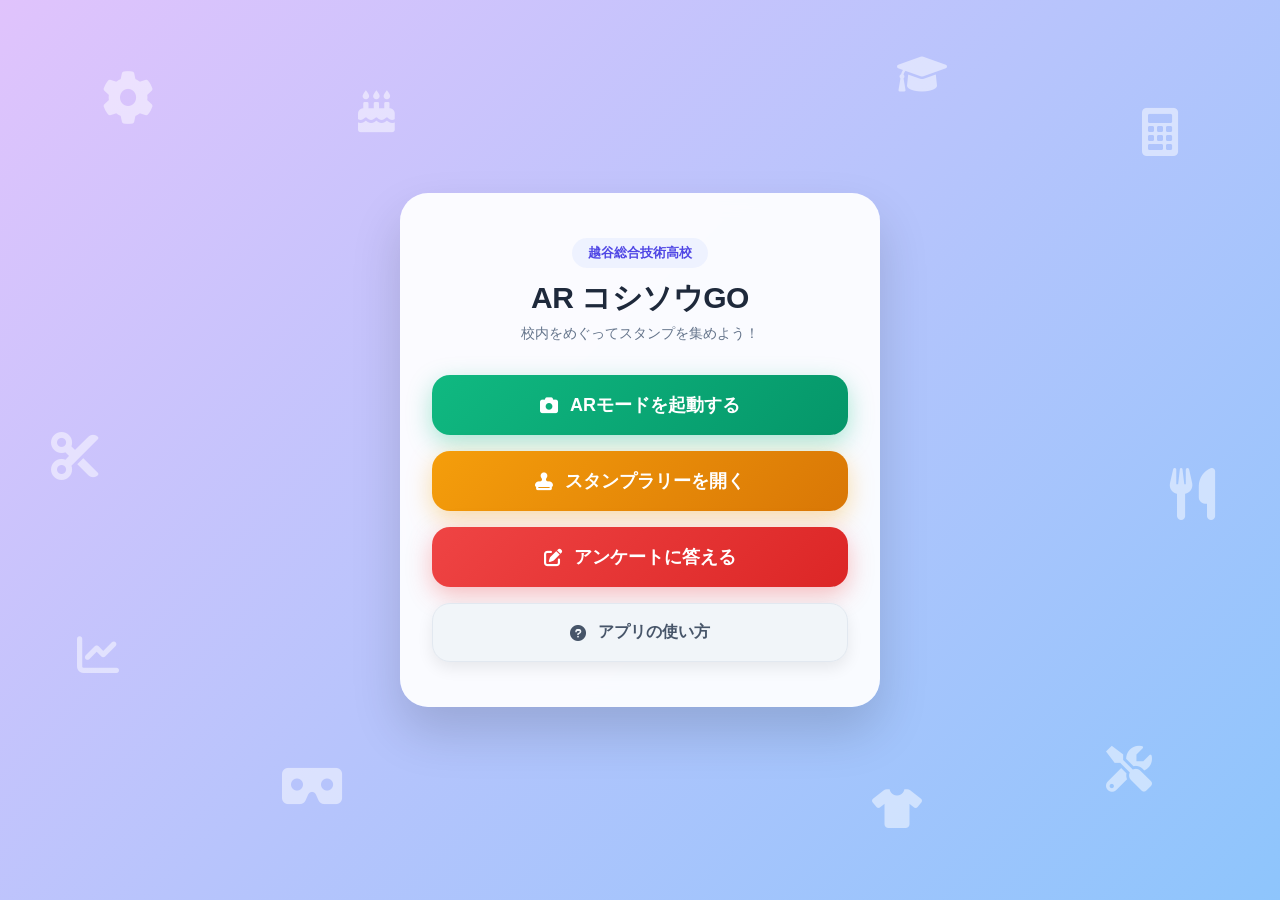
<file: index.html>
<!DOCTYPE html>
<html lang="ja">
<head>
    <meta charset="UTF-8">
    <meta name="viewport" content="width=device-width, initial-scale=1.0">
    <title>越総 ARナビ</title>
    <link href="https://cdnjs.cloudflare.com/ajax/libs/font-awesome/6.0.0/css/all.min.css" rel="stylesheet">
    <style>
        /* 全体のベーススタイル */
        * {
            box-sizing: border-box;
            margin: 0;
            padding: 0;
            font-family: 'Helvetica Neue', Arial, 'Hiragino Kaku Gothic ProN', 'Hiragino Sans', Meiryo, sans-serif;
        }

        body {
            background: linear-gradient(135deg, #e0c3fc 0%, #8ec5fc 100%);
            min-height: 100vh;
            display: flex;
            justify-content: center;
            align-items: center;
            padding: 24px;
            position: relative;
            overflow: hidden;
        }

        /* 余白を埋める浮遊背景パーツ */
        .bg-decorations {
            position: absolute;
            top: 0;
            left: 0;
            width: 100%;
            height: 100%;
            pointer-events: none;
            z-index: 0;
        }

        .decor-item {
            position: absolute;
            color: rgba(255, 255, 255, 0.5);
            animation: float 6s ease-in-out infinite alternate;
        }

        /* アイコン配置 */
        .item-kougyou1 { top: 8%; left: 8%; animation-delay: 0s; font-size: 52px; }
        .item-kougyou2 { bottom: 12%; right: 10%; animation-delay: 2s; font-size: 46px; }
        .item-shougyou1 { top: 12%; right: 8%; animation-delay: 1s; font-size: 48px; }
        .item-shougyou2 { bottom: 25%; left: 6%; animation-delay: 3s; font-size: 42px; }
        .item-fukushoku1 { top: 48%; left: 4%; animation-delay: 1.5s; font-size: 48px; }
        .item-fukushoku2 { bottom: 8%; right: 28%; animation-delay: 0.5s; font-size: 40px; }
        .item-shokumotsu1 { top: 52%; right: 5%; animation-delay: 2.5s; font-size: 52px; }
        .item-shokumotsu2 { top: 10%; left: 28%; animation-delay: 1.8s; font-size: 42px; }
        .item-ar1 { bottom: 10%; left: 22%; animation-delay: 0.8s; font-size: 48px; }
        .item-ar2 { top: 6%; right: 26%; animation-delay: 2.2s; font-size: 40px; }

        @keyframes float {
            0% { transform: translateY(0px) rotate(0deg); }
            100% { transform: translateY(-22px) rotate(12deg); }
        }

        /*  メインのカード型容器（サイズアップ！） */
        .app-card {
            position: relative;
            z-index: 1;
            background: rgba(255, 255, 255, 0.93);
            backdrop-filter: blur(10px);
            border-radius: 28px;
            padding: 45px 32px; /* 余白を広げて重厚感をアップ */
            width: 100%;
            max-width: 480px; /* 横幅を 400px → 480px に大きく拡大 */
            box-shadow: 0 25px 50px rgba(0, 0, 0, 0.15);
            text-align: center;
        }

        /* ヘッダー部分 */
        .app-header {
            margin-bottom: 32px;
        }

        .app-badge {
            display: inline-block;
            background: #eef2ff;
            color: #4f46e5;
            font-size: 13px; /* 少し大きく */
            font-weight: bold;
            padding: 6px 16px;
            border-radius: 20px;
            margin-bottom: 10px;
        }

        .app-title {
            font-size: 30px; /* タイトルも大きめに */
            color: #1e293b;
            font-weight: 800;
            letter-spacing: -0.5px;
        }

        .app-subtitle {
            font-size: 14px;
            color: #64748b;
            margin-top: 6px;
        }

        /* メインボタンエリア */
        .btn-group {
            display: flex;
            flex-direction: column;
            gap: 16px; /* ボタン同士の間隔も少し広げました */
        }

        /* 共通ボタン基本設定 */
        .btn {
            display: flex;
            align-items: center;
            justify-content: center;
            gap: 12px;
            width: 100%;
            padding: 18px 20px; /* ボタンの押しやすさ（高さ）をアップ */
            font-size: 18px; /* 文字サイズを16px → 18pxに拡大 */
            font-weight: 700;
            border: none;
            border-radius: 18px;
            text-decoration: none;
            cursor: pointer;
            transition: all 0.2s ease;
            box-shadow: 0 6px 16px rgba(0, 0, 0, 0.08);
        }

        .btn:active {
            transform: scale(0.98);
        }

        /* 各ボタンの色定義 */
        .btn-ar {
            background: linear-gradient(135deg, #10b981, #059669);
            color: white;
            box-shadow: 0 8px 24px rgba(16, 185, 129, 0.35);
        }

        .btn-stamp {
            background: linear-gradient(135deg, #f59e0b, #d97706);
            color: white;
            box-shadow: 0 8px 24px rgba(245, 158, 11, 0.35);
        }

        .btn-survey {
            background: linear-gradient(135deg, #ef4444, #dc2626);
            color: white;
            box-shadow: 0 8px 24px rgba(239, 68, 68, 0.35);
        }

        .btn-usage {
            background: #f1f5f9;
            color: #475569;
            border: 1px solid #e2e8f0;
            font-size: 16px;
        }

        .btn-usage:hover {
            background: #e2e8f0;
        }

        /* アプリの使い方 */
        .guide-box {
            display: none;
            margin-top: 18px;
            background: #f8fafc;
            border: 1px solid #e2e8f0;
            border-radius: 18px;
            padding: 18px;
            text-align: left;
            font-size: 14px;
            color: #334155;
            line-height: 1.6;
        }

        .guide-box h4 {
            color: #0f172a;
            font-size: 15px;
            margin-bottom: 8px;
            display: flex;
            align-items: center;
            gap: 6px;
        }

        .guide-box ol {
            padding-left: 20px;
        }

        .guide-box li {
            margin-bottom: 6px;
        }
    </style>
</head>
<body>

    <div class="bg-decorations">
        <i class="fa-solid fa-gear decor-item item-kougyou1"></i>
        <i class="fa-solid fa-screwdriver-wrench decor-item item-kougyou2"></i>
        <i class="fa-solid fa-calculator decor-item item-shougyou1"></i>
        <i class="fa-solid fa-chart-line decor-item item-shougyou2"></i>
        <i class="fa-solid fa-scissors decor-item item-fukushoku1"></i>
        <i class="fa-solid fa-shirt decor-item item-fukushoku2"></i>
        <i class="fa-solid fa-utensils decor-item item-shokumotsu1"></i>
        <i class="fa-solid fa-cake-candles decor-item item-shokumotsu2"></i>
        <i class="fa-solid fa-vr-cardboard decor-item item-ar1"></i>
        <i class="fa-solid fa-graduation-cap decor-item item-ar2"></i>
    </div>

    <div class="app-card">
        <div class="app-header">
            <span class="app-badge">越谷総合技術高校</span>
            <h1 class="app-title">AR コシソウGO</h1>
            <p class="app-subtitle">校内をめぐってスタンプを集めよう！</p>
        </div>

        <div class="btn-group">
    <a href="./videoMaya.html" class="btn btn-ar">
        <i class="fa-solid fa-camera"></i>
        ARモードを起動する
    </a>

    <a href="./map.html" class="btn btn-stamp">
        <i class="fa-solid fa-stamp"></i>
        スタンプラリーを開く
    </a>

    <a href="https://forms.gle/NvS4azoim9Pduo2w6" class="btn btn-survey">
        <i class="fa-solid fa-pen-to-square"></i>
        アンケートに答える
    </a>

        <button type="button" class="btn btn-usage" id="toggleGuide">
        <i class="fa-solid fa-circle-question"></i>
        アプリの使い方
        </button>
    </div>

        <div class="guide-box" id="guideBox">
            <h4><i class="fa-solid fa-circle-info" style="color: #3b82f6;"></i> アプリのあそびかた</h4>
            <ol>
                <li><strong>「ARモードを起動」</strong>を押してカメラを許可します。</li>
                <li>校内にある<strong>ARマーカー</strong>をかざすと、キャラや案内動画が出現！</li>
                <li>スポットを巡って<strong>スタンプコンプリート</strong>を目指しましょう！</li>
            </ol>
        </div>
    </div>

    <script>
        const toggleBtn = document.getElementById('toggleGuide');
        const guideBox = document.getElementById('guideBox');

        toggleBtn.addEventListener('click', () => {
            if (guideBox.style.display === 'block') {
                guideBox.style.display = 'none';
            } else {
                guideBox.style.display = 'block';
            }
        });
    </script>
</body>
</html>
</file>
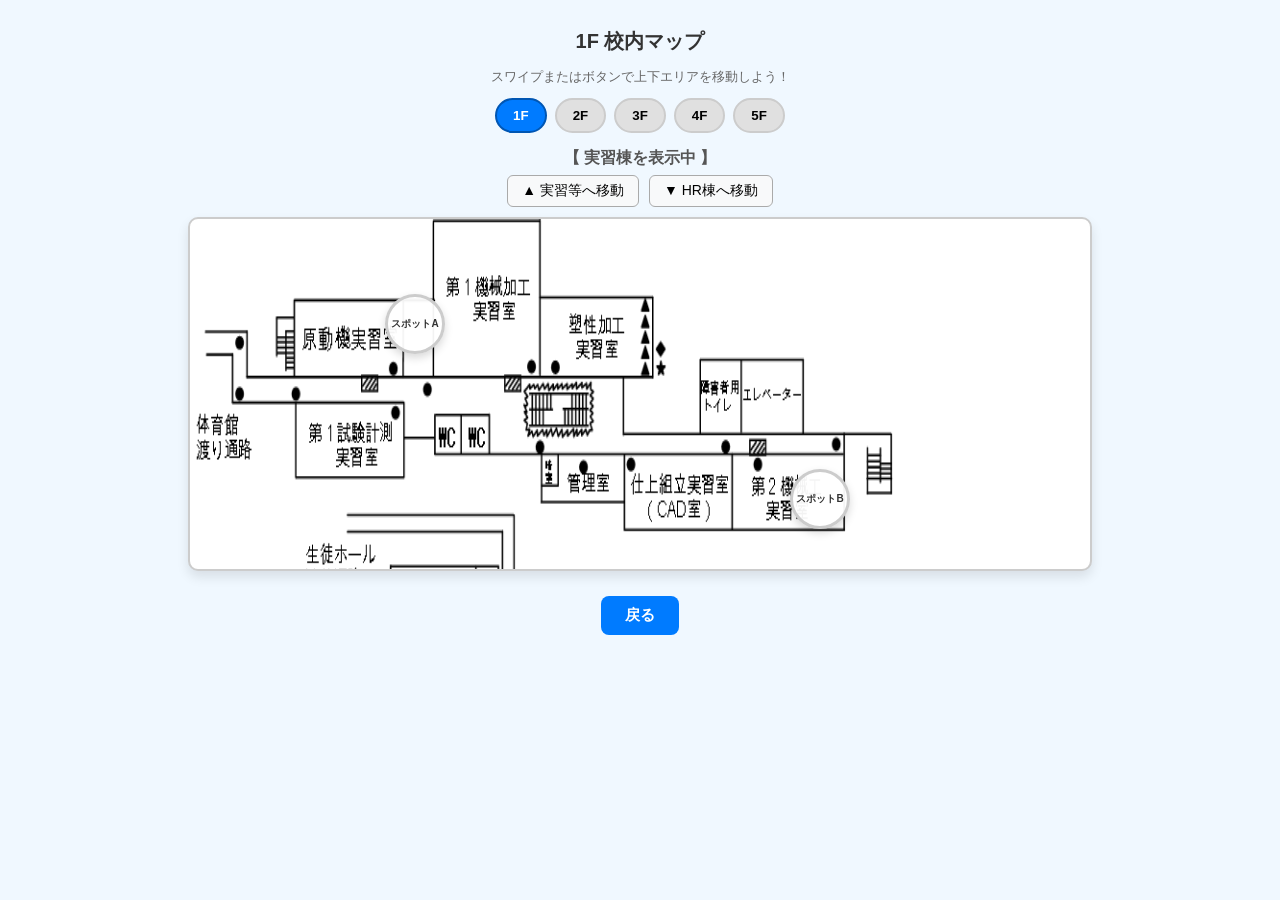
<file: map.html>
<!DOCTYPE html>
<html lang="ja">
<head>
    <meta charset="UTF-8">
    <meta name="viewport" content="width=device-width, initial-scale=1.0">
    <title>ARスタンプラリー - 校内マップ</title>
    
    <link rel="stylesheet" href="map.css">
    <style>
        /* フロア切り替えボタン */
        .floor-selector {
            display: flex;
            justify-content: center;
            gap: 8px;
            margin-bottom: 15px;
        }

        .floor-btn {
            padding: 8px 16px;
            background-color: #e0e0e0;
            border: 2px solid #ccc;
            border-radius: 20px;
            font-weight: bold;
            cursor: pointer;
            transition: all 0.2s;
        }

        .floor-btn.active {
            background-color: #007bff;
            color: #fff;
            border-color: #0056b3;
        }

        /* 上下エリア切替インジケーター & ボタン */
        .area-control {
            text-align: center;
            margin-bottom: 10px;
        }

        .area-indicator {
            font-weight: bold;
            color: #555;
            margin-bottom: 6px;
        }

        .area-btn-group {
            display: flex;
            justify-content: center;
            gap: 10px;
        }

        .area-btn {
            padding: 6px 14px;
            background-color: #f8f9fa;
            border: 1px solid #aaa;
            border-radius: 6px;
            font-size: 14px;
            cursor: pointer;
        }

        .area-btn:active {
            background-color: #ddd;
        }

        /* マップ表示コンテナ（画面の高さを抑えて半分表示） */
        .map-container {
            position: relative;
            width: 100%;
            height: 350px; /* 表示窓の高さ */
            overflow: hidden;
            border: 2px solid #ccc;
            border-radius: 10px;
            touch-action: pan-x; /* JSでのスワイプ判定のため */
        }

        /* 画像とピンをまとめる内部ラッパー */
        .map-content {
            position: absolute;
            top: 0;
            left: 0;
            width: 100%;
            height: 200%; /* 全体の高さを表示窓の2倍に指定 */
            transition: transform 0.4s ease-out;
        }

        /* 下半分表示時に全体を上に50%持ち上げる */
        .map-container.view-bottom .map-content {
            transform: translateY(-50%);
        }

        .map-image {
            width: 100%;
            height: 100%;
            object-fit: fill;
            display: block;
        }

        /* ピン配置用レイヤー */
        .map-overlay {
            position: absolute;
            top: 0; 
            left: 0;
            width: 100%; 
            height: 100%;
            pointer-events: none;
        }

        .stamp {
            pointer-events: auto;
        }

        /* 階層ごとの表示切り替え */
        .floor-layer {
            display: none;
            position: absolute;
            top: 0; left: 0;
            width: 100%; height: 100%;
        }

        .floor-layer.active {
            display: block;
        }
    </style>
</head>
<body>

    <h1 id="floorTitle">1F 校内マップ</h1>
    <p>スワイプまたはボタンで上下エリアを移動しよう！</p>

    <!-- 階数切り替えボタン -->
    <div class="floor-selector">
        <button class="floor-btn active" onclick="switchFloor(1)">1F</button>
        <button class="floor-btn" onclick="switchFloor(2)">2F</button>
        <button class="floor-btn" onclick="switchFloor(3)">3F</button>
        <button class="floor-btn" onclick="switchFloor(4)">4F</button>
        <button class="floor-btn" onclick="switchFloor(5)">5F</button>
    </div>

    <!-- 上下エリア状態表示 & 手動切替ボタン -->
    <div class="area-control">
        <div id="areaLabel" class="area-indicator">【 実習棟を表示中 】</div>
        <div id="areaBtnGroup" class="area-btn-group">
            <button class="area-btn" onclick="setAreaView(false)">▲ 実習等へ移動</button>
            <button class="area-btn" onclick="setAreaView(true)">▼ HR棟へ移動</button>
        </div>
    </div>

    <!-- 全体マップエリア -->
    <div id="mapContainer" class="map-container">
        <!-- 画像とピンをまとめるラッパー -->
        <div class="map-content">
            <!-- 平面図画像（マップ画像/1F文字入り.png を参照） -->
            <img id="mapImage" src="マップ画像/１F文字入り.png" alt="平面図" class="map-image">

            <!-- ピン配置用レイヤー -->
            <div class="map-overlay">
                
                <!-- 1Fのピン群 -->
                <div id="floor-1" class="floor-layer active">
                    <div id="stamp-a" class="stamp" style="top: 15%; left: 25%;" onclick="openModal('a')">スポットA</div>
                    <div id="stamp-b" class="stamp" style="top: 40%; left: 70%;" onclick="openModal('b')">スポットB</div>
                    <div id="stamp-c" class="stamp" style="top: 75%; left: 40%;" onclick="openModal('c')">スポットC</div>
                </div>

                <!-- 2Fのピン群 -->
                <div id="floor-2" class="floor-layer">
                    <div id="stamp-d" class="stamp" style="top: 20%; left: 30%;" onclick="openModal('d')">スポットD</div>
                    <div id="stamp-e" class="stamp" style="top: 60%; left: 60%;" onclick="openModal('e')">スポットE</div>
                </div>

                <!-- 3Fのピン群 -->
                <div id="floor-3" class="floor-layer">
                    <div id="stamp-f" class="stamp" style="top: 35%; left: 50%;" onclick="openModal('f')">スポットF</div>
                </div>

                <!-- 4Fのピン群 -->
                <div id="floor-4" class="floor-layer">
                    <div id="stamp-g" class="stamp" style="top: 50%; left: 45%;" onclick="openModal('g')">スポットG</div>
                </div>

                <!-- 5Fのピン群 -->
                <div id="floor-5" class="floor-layer">
                    <div id="stamp-h" class="stamp" style="top: 45%; left: 55%;" onclick="openModal('h')">スポットH</div>
                </div>

            </div>
        </div>
    </div>

    <a href="index.html" class="btn-back">戻る</a>

    <!-- スタンプ押印モーダル -->
    <div id="stampModal" class="stamp-modal-overlay">
        <div class="stamp-modal-card">
            <div class="modal-close-btn" onclick="closeModal()">×</div>
            <div id="modalTitle" class="modal-title">スポット</div>
            <div id="modalDesc" class="modal-desc">スタンプを3秒長押ししてGETしよう！</div>

            <div class="stamp-stage">
                <!-- 中央のスタンプボタン（長押し対象） -->
                <div id="modalStampSpot" class="modal-stamp-spot">未獲得</div>

                <!-- 右上のハンコイラスト（演出用） -->
                <div id="stampTool" class="stamp-tool"></div>

                <!-- スタンプボタンの円周上に重なるタイマーゲージ -->
                <svg class="progress-ring" id="progressRing">
                    <circle id="progressCircle" cx="90" cy="90" r="72"></circle>
                </svg>
            </div>
        </div>
    </div>

    <script>
        // 管理する全スタンプのリスト（全階分）
        const allStamps = ['a', 'b', 'c', 'd', 'e', 'f', 'g', 'h'];

        // 画面初期表示localStorage
        window.onload = function() {
            refreshMapStamps();
            setupVerticalSwipe();
        };

        // --- 上下エリア切替機能 ---
        let isBottomView = false;

        function setAreaView(toBottom) {
            isBottomView = toBottom;
            const container = document.getElementById('mapContainer');
            const label = document.getElementById('areaLabel');

            if (isBottomView) {
                container.classList.add('view-bottom');
                label.textContent = '【 HR棟をを表示中 】';
            } else {
                container.classList.remove('view-bottom');
                label.textContent = '【 実習棟を表示中 】';
            }
        }

        // 手でのスワイプ検出処理
        function setupVerticalSwipe() {
            let touchStartY = 0;
            let touchEndY = 0;
            const container = document.getElementById('mapContainer');

            container.addEventListener('touchstart', e => {
                touchStartY = e.changedTouches[0].screenY;
            }, { passive: true });

            container.addEventListener('touchend', e => {
                touchEndY = e.changedTouches[0].screenY;
                handleVerticalSwipe();
            }, { passive: true });

            function handleVerticalSwipe() {
                const swipeThreshold = 30; // スワイプ検知感度 (px)
                // 上へスワイプ ➔ 下半分を表示
                if (touchStartY - touchEndY > swipeThreshold) {
                    setAreaView(true);
                }
                // 下へスワイプ ➔ 上半分を表示
                if (touchEndY - touchStartY > swipeThreshold) {
                    setAreaView(false);
                }
            }
        }

// 階数切り替え機能
        function switchFloor(floorNum) {
            // タイトルテキストを変更
            document.getElementById('floorTitle').textContent = `${floorNum}F 校内マップ`;

            // マップ画像を切り替え（全角数字ファイル名に対応）
            const numKanji = ["０", "１", "２", "３", "４", "５"];
            document.getElementById('mapImage').src = `マップ画像/${numKanji[floorNum]}F文字入り.png`;

            // ボタンの見た目を切り替え
            const buttons = document.querySelectorAll('.floor-btn');
            buttons.forEach((btn, idx) => {
                if (idx + 1 === floorNum) {
                    btn.classList.add('active');
                } else {
                    btn.classList.remove('active');
                }
            });

            // ピンレイヤーの表示切り替え
            for (let i = 1; i <= 5; i++) {
                const layer = document.getElementById(`floor-${i}`);
                if (layer) {
                    if (i === floorNum) {
                        layer.classList.add('active');
                    } else {
                        layer.classList.remove('active');
                    }
                }
            }

            // マップ容器（mapContainer）にフロア別のCSSクラス（floor-1f 〜 floor-5f）を付与
            const container = document.getElementById('mapContainer');
            const areaLabel = document.getElementById('areaLabel');
            const areaBtnGroup = document.getElementById('areaBtnGroup');
            // 一旦すべての floor-Xf クラスを削除して、現在の階数クラスを追加
            container.classList.remove('floor-1f', 'floor-2f', 'floor-3f', 'floor-4f', 'floor-5f');
            container.classList.add(`floor-${floorNum}f`);

            // 5Fだけ上下表示を切り替えない（全表示）にする処理
            if (floorNum === 5) {
                container.classList.remove('view-bottom');
                container.classList.add('full-view');
                if (areaLabel) areaLabel.textContent = '【 実習等を表示中 】';
                if (areaBtnGroup) areaBtnGroup.style.display = 'none';
            }
            else{
                container.classList.remove('full-view');
                if (areaBtnGroup) areaBtnGroup.style.display = 'flex';
                setAreaView(false);
            }
        }
        // すべてのマーカーで同じ処理をするためforeachを使う
        function refreshMapStamps() {
            allStamps.forEach(id => {
                const el = document.getElementById(`stamp-${id}`);
                if (!el) return;

                if (localStorage.getItem(`stamp-${id}-done`) === '1') {
                    el.classList.remove("ready");
                    el.classList.add("active");
                    el.innerHTML = "";
                } else if (localStorage.getItem(`stamp-${id}-flag`) === '1') {
                    el.classList.add("ready");
                    el.innerHTML = "OK";
                }
            });
        }

        // 3秒長押しでスタンプ
        let currentStampKey = '';
        let progressInterval = null;
        let holdDuration = 0;
        const REQUIRED_TIME = 3000; // 3秒 
        const CIRCLE_CIRCUMFERENCE = 452; // 円周

        const modal = document.getElementById('stampModal');
        const modalTitle = document.getElementById('modalTitle');
        const modalDesc = document.getElementById('modalDesc');
        const modalSpot = document.getElementById('modalStampSpot');
        const stampTool = document.getElementById('stampTool');
        const progressRing = document.getElementById('progressRing');
        const progressCircle = document.getElementById('progressCircle');

        function openModal(typeKey) {
            currentStampKey = typeKey;
            modalTitle.textContent = `スポット ${typeKey.toUpperCase()}`;
            modal.style.display = 'flex';

            const isDone = localStorage.getItem(`stamp-${typeKey}-done`) === '1';
            const isReady = localStorage.getItem(`stamp-${typeKey}-flag`) === '1';

            // 初期化
            modalSpot.className = 'modal-stamp-spot';
            modalSpot.style.animation = 'none';
            stampTool.style.display = 'none';
            stampTool.style.transform = 'none';
            stampTool.style.opacity = '1';
            progressRing.style.display = 'none';
            progressCircle.style.strokeDashoffset = CIRCLE_CIRCUMFERENCE;

            if (isDone) {
                modalSpot.classList.add('active');
                modalSpot.innerHTML = '';
                modalDesc.textContent = 'スタンプ獲得済みです！';
            } else if (isReady) {
                modalSpot.classList.add('ready');
                modalSpot.innerHTML = '長押し!';
                modalDesc.textContent = 'スタンプを3秒長押ししてGETしよう！';
                stampTool.style.display = 'flex';
                progressRing.style.display = 'block';
            } else {
                modalSpot.innerHTML = '未獲得';
                modalDesc.textContent = 'ARマーカーを読み取ると押せるようになります。';
            }
        }

        function closeModal() {
            modal.style.display = 'none';
            resetPressing();
        }

        // 3秒長押しのイベント
        modalSpot.addEventListener('pointerdown', startPress);
        window.addEventListener('pointerup', cancelPress);
        window.addEventListener('pointercancel', cancelPress);

        function startPress(e) {
            if (!modalSpot.classList.contains('ready')) return;

            e.preventDefault();
            holdDuration = 0;
            modalSpot.classList.add('pressing');

            progressCircle.style.strokeDashoffset = CIRCLE_CIRCUMFERENCE;

            progressInterval = setInterval(() => {
                holdDuration += 100;
                let offset = CIRCLE_CIRCUMFERENCE - (CIRCLE_CIRCUMFERENCE * (holdDuration / REQUIRED_TIME));
                progressCircle.style.strokeDashoffset = Math.max(0, offset);

                if (holdDuration >= REQUIRED_TIME) {
                    completeStamp();
                }
            }, 100);
        }

        function cancelPress() {
            if (holdDuration < REQUIRED_TIME) {
                resetPressing();
            }
        }

        function resetPressing() {
            clearInterval(progressInterval);
            modalSpot.classList.remove('pressing');
            progressCircle.style.strokeDashoffset = CIRCLE_CIRCUMFERENCE;
            holdDuration = 0;
        }

        // スタンプ押印完了処理
        function completeStamp() {
            resetPressing();

            // ハンコが中央へ向かって押される移動アニメーション
            stampTool.style.transform = 'translate(-45px, 45px) scale(1.2)';

            setTimeout(() => {
                // スタンプ完了表示に切り替え
                modalSpot.classList.remove('ready');
                modalSpot.classList.add('active');
                modalSpot.innerHTML = '';
                modalSpot.style.animation = 'popImpact 0.4s ease-out';
                modalDesc.textContent = 'スタンプを獲得しました！';
                stampTool.style.opacity = '0';
                progressRing.style.display = 'none';

                // 保存と更新
                localStorage.setItem(`stamp-${currentStampKey}-done`, '1');
                refreshMapStamps();
            }, 300);
        }
    </script>
</body>
</html>
</file>
<file: map.css>
body {
    font-family: Arial, sans-serif, "Helvetica Neue", "Hiragino Kaku Gothic ProN", "Meiryo";
    text-align: center;
    background-color: aliceblue;
    padding: 15px 10px;
    margin: 0;
    user-select: none;
}

h1 {
    font-size: 20px;
    color: #333;
    margin-bottom: 4px;
}

p {
    color: #666;
    font-size: 13px;
    margin-bottom: 12px;
}

/* フロア切り替えボタン */
.floor-selector {
    display: flex;
    justify-content: center;
    gap: 8px;
    margin-bottom: 15px;
}

.floor-btn {
    padding: 8px 16px;
    background-color: #e0e0e0;
    border: 2px solid #ccc;
    border-radius: 20px;
    font-weight: bold;
    cursor: pointer;
    transition: all 0.2s;
}

.floor-btn.active {
    background-color: #007bff;
    color: #fff;
    border-color: #0056b3;
}

/* 上下エリア切替インジケーター & ボタン */
.area-control {
    text-align: center;
    margin-bottom: 10px;
}

.area-indicator {
    font-weight: bold;
    color: #555;
    margin-bottom: 6px;
}

.area-btn-group {
    display: flex;
    justify-content: center;
    gap: 10px;
}

.area-btn {
    padding: 6px 14px;
    background-color: #f8f9fa;
    border: 1px solid #aaa;
    border-radius: 6px;
    font-size: 14px;
    cursor: pointer;
}

.area-btn:active {
    background-color: #ddd;
}

/* マップ表示エリア（枠） */
.map-container {
    position: relative;
    width: 100%;
    max-width: 900px;
    height: 350px; /* 表示窓の高さ */
    margin: 0 auto 15px;
    background: #ffffff;
    border: 4px solid #718093;
    border-radius: 12px;
    box-shadow: 0 6px 12px rgba(0, 0, 0, 0.1);
    overflow: hidden;
    touch-action: pan-x;
}

/* 画像とピンをまとめる内部ラッパー（ベース設定） */
.map-content {
    position: absolute;
    top: 0;
    left: 0;
    width: 100%;
    transition: transform 0.8s ease-out;
}

/* 平面図画像 */
.map-image {
    width: 100%;
    height: auto;
    display: block;
}

/* フロア別個別調整 */

/* --- 1F --- */
.floor-1f .map-content {
    height: 180%;
    transform: translateY(0%);
}
.map-container.floor-1f.view-bottom .map-content {
    transform: translateY(-48%);
}

/* --- 2F (物理室等がある階) --- */
.floor-2f .map-content {
    height: 220%;
    transform: translateY(0%);
}
.map-container.floor-2f.view-bottom .map-content {
    transform: translateY(-38%); /* ここで物理室まで引き上げ */
}

/* --- 3F --- */
.floor-3f .map-content {
    height: 190% !important;
    transform: translateY(0%) !important;
}
.map-container.floor-3f.view-bottom .map-content {
    transform: translateY(-48%) !important;
}

/* --- 4F --- */
.floor-4f .map-content {
    height: 190%;
    transform: translateY(0%);
}
.map-container.floor-4f.view-bottom .map-content {
    transform: translateY(-46%);
}

/* --- 5F (上下移動しない階) --- */
.map-container.full-view .map-content {
    height: 100%;
    transform: none !important;
}

/* ピン配置用の透明レイヤー */
.map-overlay {
    position: absolute;
    top: 0;
    left: 0;
    width: 100%;
    height: 100%;
    pointer-events: none;
}

/* 階層ごとの表示切り替え */
.floor-layer {
    display: none;
    position: absolute;
    top: 0; left: 0;
    width: 100%; height: 100%;
}

.floor-layer.active {
    display: block;
}

/* マップ上のスタンプ（ピン） */
.stamp {
    width: 54px;
    height: 54px;
    border-radius: 50%;
    display: flex;
    justify-content: center;
    align-items: center;
    background-color: rgba(255, 255, 255, 0.95);
    border: 3px solid #ccc;
    color: #333;
    font-weight: bold;
    font-size: 10px;
    position: absolute;
    z-index: 20;
    box-shadow: 0 4px 8px rgba(0, 0, 0, 0.15);
    transition: all 0.3s ease;
    cursor: pointer;
    transform: translate(-50%, -50%);
    pointer-events: auto;
}

/* 押せる状態（青く発光） */
.stamp.ready {
    background-color: #00d2d3;
    border: 3px solid #01a3a4;
    color: #fff;
    box-shadow: 0 0 12px rgba(0, 210, 211, 0.8);
    animation: pulse 1.5s infinite;
}

/* 獲得済み状態（オレンジ） */
.stamp.active {
    background-color: #ff9f43;
    border: 3px solid #e67e22;
    color: #fff;
    transform: translate(-50%, -50%) scale(1.1);
    box-shadow: 0 4px 12px rgba(230, 126, 34, 0.5);
    animation: none;
}

/* パルス波形アニメーション */
@keyframes pulse {
    0% { transform: translate(-50%, -50%) scale(1); }
    50% { transform: translate(-50%, -50%) scale(1.08); }
    100% { transform: translate(-50%, -50%) scale(1); }
}

/* 戻るボタン */
.btn-back {
    display: inline-block;
    padding: 10px 24px;
    background-color: #007bff;
    color: #fff;
    border-radius: 8px;
    text-decoration: none;
    font-weight: bold;
    margin-top: 10px;
    font-size: 15px;
}

/* スタンプ詳細モーダル（ポップアップ画面） */
.stamp-modal-overlay {
    display: none;
    position: fixed;
    top: 0; left: 0;
    width: 100vw; height: 100vh;
    background-color: rgba(0, 0, 0, 0.7);
    z-index: 100;
    justify-content: center;
    align-items: center;
}

.stamp-modal-card {
    background-color: #fff;
    width: 320px;
    padding: 24px 20px;
    border-radius: 16px;
    position: relative;
    box-shadow: 0 10px 25px rgba(0, 0, 0, 0.3);
    display: flex;
    flex-direction: column;
    align-items: center;
}

.modal-close-btn {
    position: absolute;
    top: 12px; right: 16px;
    font-size: 20px;
    font-weight: bold;
    color: #aaa;
    cursor: pointer;
}

.modal-title {
    font-size: 18px;
    font-weight: bold;
    color: #2c3e50;
    margin-bottom: 8px;
}

.modal-desc {
    font-size: 12px;
    color: #7f8c8d;
    margin-bottom: 20px;
    height: 18px;
}

/* 押印演出のステージ */
.stamp-stage {
    position: relative;
    width: 220px;
    height: 220px;
    margin-bottom: 15px;
    display: flex;
    justify-content: center;
    align-items: center;
}
/*スタンプを見た目を画像に変える*/
.stamp.active,
.modal-stamp-spot.active {
    font-size: 0; /* 文字を非表示にする */
    background-image: url('ito.png');
    background-size: contain;
    background-repeat: no-repeat;
    background-position: center;
    background-color: transparent; /* 背景色を透明にする */
    border: none; /* 枠線を消す */
}
/* 中央のスタンプボタン */
.modal-stamp-spot {
    width: 140px;
    height: 140px;
    border-radius: 50%;
    border: 4px dashed #bdc3c7;
    background-color: #f8f9fa;
    display: flex;
    justify-content: center;
    align-items: center;
    font-size: 16px;
    font-weight: bold;
    color: #95a5a6;
    transition: transform 0.2s ease, background-color 0.3s, border-color 0.3s;
    position: relative;
    z-index: 10;
    cursor: pointer;
    box-sizing: border-box;
    touch-action: none;
}

.modal-stamp-spot.ready {
    border: 4px solid #00d2d3;
    background-color: #e0f7fa;
    color: #00838f;
    box-shadow: 0 0 20px rgba(0, 210, 211, 0.5);
}

.modal-stamp-spot.pressing {
    animation: shake 0.1s infinite;
}

.modal-stamp-spot.active {
    border: 4px solid #e67e22;
    background-color: #ff9f43;
    color: #fff;
    font-size: 32px;
    box-shadow: 0 6px 20px rgba(230, 126, 34, 0.5);
    cursor: default;
}

/* 右上のハンコ演出 */
.stamp-tool {
    position: absolute;
    top: 0; right: 0;
    width: 50px; height: 50px;
    background-color: #e74c3c;
    border: 3px solid #c0392b;
    border-radius: 50%;
    color: white;
    font-size: 10px;
    font-weight: bold;
    display: flex;
    justify-content: center;
    align-items: center;
    box-shadow: 0 4px 10px rgba(0, 0, 0, 0.25);
    z-index: 15;
    transition: transform 0.4s cubic-bezier(0.175, 0.885, 0.32, 1.275), opacity 0.3s;
    pointer-events: none;
}

.stamp-tool::after {
    content: "ハンコ";
}

/* 長押し時のプログレスゲージ（SVG） */
.progress-ring {
    position: absolute;
    top: 20px; left: 20px;
    width: 180px;
    height: 180px;
    pointer-events: none;
    z-index: 20;
    transform: rotate(-90deg);
}

.progress-ring circle {
    fill: transparent;
    stroke: #00d2d3;
    stroke-width: 8;
    stroke-dasharray: 452;
    stroke-dashoffset: 452;
    stroke-linecap: round;
    transition: stroke-dashoffset 0.1s linear;
}

/* 演出アニメーション */
@keyframes shake {
    0% { transform: scale(1) rotate(0deg); }
    25% { transform: scale(0.98) rotate(-2deg); }
    50% { transform: scale(0.98) rotate(2deg); }
    75% { transform: scale(0.98) rotate(-1deg); }
    100% { transform: scale(1) rotate(1deg); }
}

@keyframes popImpact {
    0% { transform: scale(0.8); }
    50% { transform: scale(1.15); }
    100% { transform: scale(1); }
}
</file>
